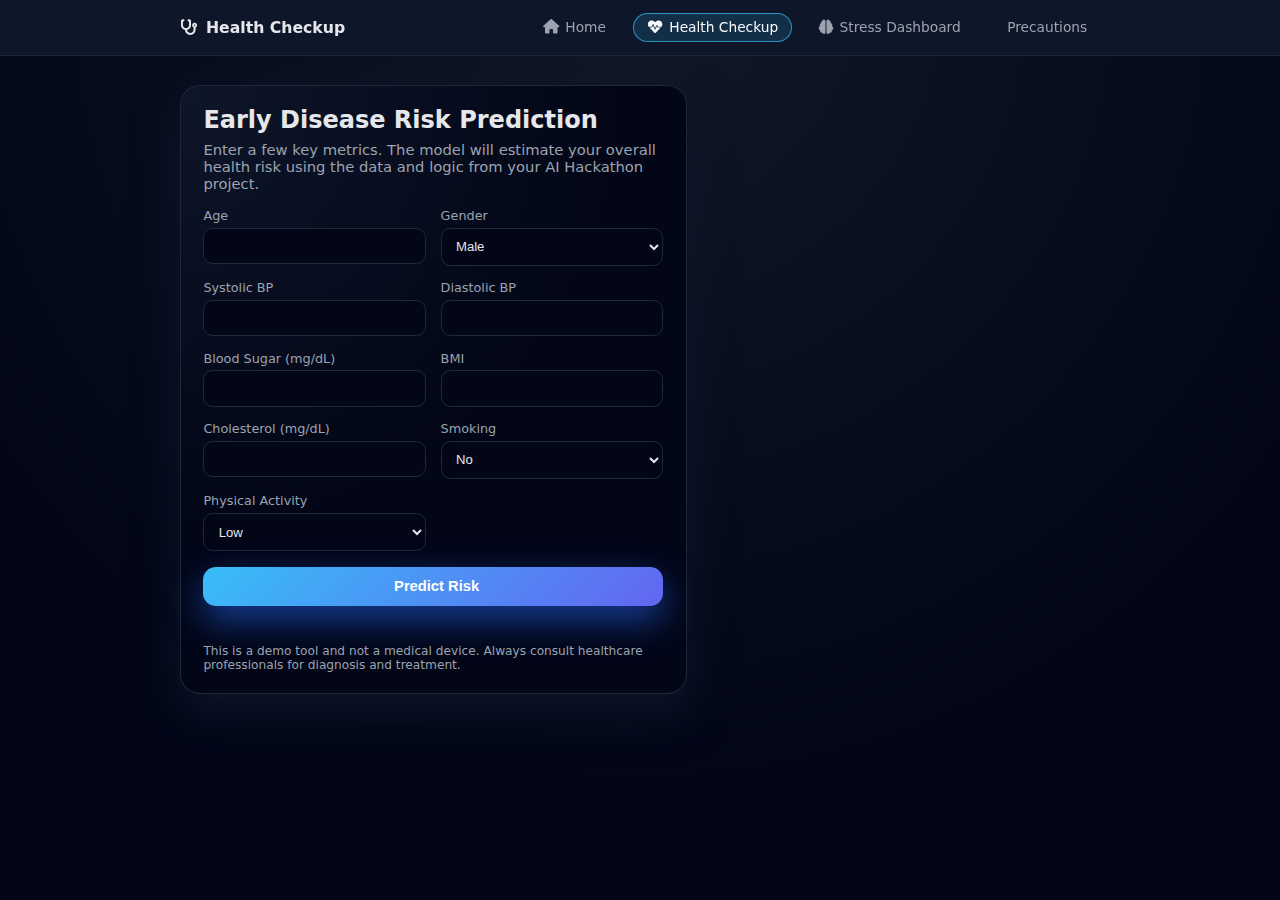
<file: frontend/health_check.html>
<!DOCTYPE html>
<html lang="en">
<head>
    <meta charset="UTF-8" />
    <meta name="viewport" content="width=device-width, initial-scale=1.0" />
    <title>Health Checkup - AI Risk Prediction</title>
    <link href="https://cdnjs.cloudflare.com/ajax/libs/font-awesome/6.0.0/css/all.min.css" rel="stylesheet" />
    <style>
        :root {
            --bg: #0f172a;
            --card: #020617;
            --primary: #38bdf8;
            --text: #e5e7eb;
            --muted: #9ca3af;
            --border: #1f2937;
            --low: #22c55e;
            --medium: #f59e0b;
            --high: #ef4444;
        }

        * { box-sizing: border-box; margin: 0; padding: 0; }

        body {
            font-family: system-ui, -apple-system, BlinkMacSystemFont, "Inter", sans-serif;
            background: radial-gradient(circle at top, #111827, #020617 70%);
            color: var(--text);
            min-height: 100vh;
        }

        .nav {
            position: sticky;
            top: 0;
            z-index: 20;
            backdrop-filter: blur(16px);
            background: rgba(15, 23, 42, 0.95);
            border-bottom: 1px solid rgba(31, 41, 55, 0.9);
        }

        .nav-inner {
            max-width: 960px;
            margin: 0 auto;
            padding: 0.8rem 1.25rem;
            display: flex;
            align-items: center;
            justify-content: space-between;
        }

        .logo {
            display: flex;
            align-items: center;
            gap: 0.5rem;
            font-weight: 600;
            font-size: 0.98rem;
        }

        .logo span {
            color: #e5e7eb;
        }

        .nav-links {
            display: flex;
            gap: 0.9rem;
            font-size: 0.86rem;
        }

        .nav-links a {
            text-decoration: none;
            color: var(--muted);
            padding: 0.35rem 0.8rem;
            border-radius: 999px;
            display: inline-flex;
            align-items: center;
            gap: 0.4rem;
            transition: all 0.16s ease;
        }

        .nav-links a span.icon {
            font-size: 0.9rem;
        }

        .nav-links a:hover {
            color: var(--text);
            background: rgba(31, 41, 55, 0.9);
        }

        .nav-links a.active {
            color: #f9fafb;
            background: rgba(56, 189, 248, 0.15);
            border: 1px solid rgba(56, 189, 248, 0.7);
        }

        main {
            max-width: 960px;
            margin: 0 auto;
            padding: 1.8rem 1.25rem 2.4rem;
        }

        .layout {
            display: grid;
            grid-template-columns: minmax(0, 1.7fr) minmax(0, 1.3fr);
            gap: 1.6rem;
        }

        .card {
            background: radial-gradient(circle at top left, rgba(15, 23, 42, 0.95), #020617 55%);
            border-radius: 1.25rem;
            border: 1px solid rgba(31, 41, 55, 0.95);
            box-shadow: 0 18px 45px rgba(15, 23, 42, 0.9);
            padding: 1.3rem 1.4rem 1.3rem;
        }

        h1 {
            font-size: 1.5rem;
            margin-bottom: 0.4rem;
        }

        .subtitle {
            font-size: 0.92rem;
            color: var(--muted);
            margin-bottom: 1rem;
        }

        .grid {
            display: grid;
            gap: 0.9rem;
            grid-template-columns: repeat(auto-fit, minmax(180px, 1fr));
        }

        label {
            font-size: 0.8rem;
            color: var(--muted);
            display: flex;
            flex-direction: column;
            gap: 0.3rem;
        }

        input, select {
            font-size: 0.82rem;
            padding: 0.6rem 0.65rem;
            border-radius: 0.6rem;
            border: 1px solid #1f2937;
            background: #020617;
            color: var(--text);
        }

        input:focus, select:focus {
            outline: none;
            border-color: rgba(56, 189, 248, 0.8);
            box-shadow: 0 0 0 1px rgba(56, 189, 248, 0.5);
        }

        button {
            margin-top: 1rem;
            width: 100%;
            padding: 0.7rem 0.9rem;
            border-radius: 0.8rem;
            border: none;
            background: linear-gradient(135deg, #38bdf8, #6366f1);
            color: white;
            font-weight: 600;
            font-size: 0.92rem;
            cursor: pointer;
            display: inline-flex;
            align-items: center;
            justify-content: center;
            gap: 0.4rem;
            box-shadow: 0 14px 35px rgba(37, 99, 235, 0.6);
            transition: all 0.16s ease;
        }

        button:hover {
            transform: translateY(-1px);
            box-shadow: 0 18px 40px rgba(37, 99, 235, 0.8);
        }

        button:disabled {
            opacity: 0.6;
            cursor: wait;
            box-shadow: none;
        }

        .status {
            font-size: 0.8rem;
            color: var(--muted);
            margin-top: 0.5rem;
            min-height: 1rem;
        }

        .result-heading {
            display: flex;
            align-items: center;
            justify-content: space-between;
            margin-bottom: 0.75rem;
        }

        .badge {
            padding: 0.25rem 0.6rem;
            border-radius: 999px;
            font-size: 0.78rem;
            font-weight: 600;
            display: inline-flex;
            align-items: center;
            gap: 0.35rem;
        }

        .badge span.dot {
            width: 7px;
            height: 7px;
            border-radius: 999px;
            background: currentColor;
        }

        .badge.low { background: rgba(34, 197, 94, 0.1); color: #4ade80; border: 1px solid rgba(34, 197, 94, 0.7); }
        .badge.medium { background: rgba(245, 158, 11, 0.1); color: #facc15; border: 1px solid rgba(245, 158, 11, 0.7); }
        .badge.high { background: rgba(239, 68, 68, 0.1); color: #fca5a5; border: 1px solid rgba(239, 68, 68, 0.7); }

        .risk-label {
            font-size: 1.1rem;
            font-weight: 600;
        }

        .explanation {
            font-size: 0.9rem;
            color: var(--muted);
            margin-bottom: 0.6rem;
        }

        .recommendations-title {
            font-size: 0.86rem;
            text-transform: uppercase;
            letter-spacing: 0.06em;
            color: var(--muted);
            margin-top: 0.4rem;
            margin-bottom: 0.4rem;
        }

        ul {
            margin-left: 1.1rem;
            font-size: 0.88rem;
            color: #e5e7eb;
        }

        li + li {
            margin-top: 0.25rem;
        }

        .hint {
            font-size: 0.76rem;
            color: var(--muted);
            margin-top: 0.9rem;
        }

        @media (max-width: 840px) {
            .layout {
                grid-template-columns: minmax(0, 1fr);
            }

            main {
                padding-inline: 1rem;
            }

            .nav-inner {
                padding-inline: 1rem;
            }
        }
    </style>
</head>
<body>
    <nav class="nav">
        <div class="nav-inner">
            <div class="logo">
                <i class="fa-solid fa-stethoscope"></i>
                <span>Health Checkup</span>
            </div>
            <div class="nav-links">
                <a href="/">
                    <span class="icon"><i class="fa-solid fa-house"></i></span>
                    <span>Home</span>
                </a>
                <a href="/health" class="active">
                    <span class="icon"><i class="fa-solid fa-heart-pulse"></i></span>
                    <span>Health Checkup</span>
                </a>
                <a href="/stress">
                    <span class="icon"><i class="fa-solid fa-brain"></i></span>
                    <span>Stress Dashboard</span>
                </a>
                <a href="/precautions">
                    <span class="icon"><i class="fa-solid fa-shield-halved"></i></span>
                    <span>Precautions</span>
                </a>
            </div>
        </div>
    </nav>

    <main>
        <div class="layout">
            <section class="card">
                <h1>Early Disease Risk Prediction</h1>
                <p class="subtitle">
                    Enter a few key metrics. The model will estimate your overall health risk
                    using the data and logic from your AI Hackathon project.
                </p>
                <form id="health-form">
                    <div class="grid">
                        <label>Age
                            <input type="number" name="age" min="1" max="120" step="1" required />
                        </label>
                        <label>Gender
                            <select name="gender" required>
                                <option>Male</option>
                                <option>Female</option>
                            </select>
                        </label>
                        <label>Systolic BP
                            <input type="number" name="systolic_bp" min="80" max="200" step="1" required />
                        </label>
                        <label>Diastolic BP
                            <input type="number" name="diastolic_bp" min="50" max="140" step="1" required />
                        </label>
                        <label>Blood Sugar (mg/dL)
                            <input type="number" name="blood_sugar" min="60" max="300" step="1" required />
                        </label>
                        <label>BMI
                            <input type="number" name="bmi" min="10" max="60" step="0.1" required />
                        </label>
                        <label>Cholesterol (mg/dL)
                            <input type="number" name="cholesterol" min="100" max="400" step="1" required />
                        </label>
                        <label>Smoking
                            <select name="smoking" required>
                                <option>No</option>
                                <option>Yes</option>
                            </select>
                        </label>
                        <label>Physical Activity
                            <select name="activity_level" required>
                                <option>Low</option>
                                <option>Moderate</option>
                                <option>High</option>
                            </select>
                        </label>
                    </div>
                    <button type="submit">
                        <span class="icon"><i class="fa-solid fa-magnifying-glass-chart"></i></span>
                        <span>Predict Risk</span>
                    </button>
                    <div id="status" class="status"></div>
                </form>
                <p class="hint">
                    This is a demo tool and not a medical device. Always consult healthcare
                    professionals for diagnosis and treatment.
                </p>
            </section>

            <section class="card" id="result-card" style="display:none;">
                <div class="result-heading">
                    <div class="risk-label" id="risk-label">Risk: —</div>
                    <div class="badge" id="risk-badge">
                        <span class="dot"></span>
                        <span>Waiting</span>
                    </div>
                </div>
                <p class="explanation" id="explanation"></p>
                <div>
                    <div class="recommendations-title">Recommendations</div>
                    <ul id="recommendations"></ul>
                </div>
            </section>
        </div>
    </main>

    <script>
        const form = document.getElementById("health-form");
        const statusEl = document.getElementById("status");
        const resultCard = document.getElementById("result-card");
        const riskLabel = document.getElementById("risk-label");
        const riskBadge = document.getElementById("risk-badge");
        const explanationEl = document.getElementById("explanation");
        const recommendationsEl = document.getElementById("recommendations");

        function setBadge(risk) {
            riskBadge.className = "badge";
            let label = "Unknown";
            if (!risk) {
                riskBadge.innerHTML = '<span class="dot"></span><span>Unknown</span>';
                return;
            }
            const normalized = String(risk).toLowerCase();
            if (normalized === "low") {
                riskBadge.classList.add("low");
                label = "Low risk";
            } else if (normalized === "medium") {
                riskBadge.classList.add("medium");
                label = "Medium risk";
            } else if (normalized === "high") {
                riskBadge.classList.add("high");
                label = "High risk";
            }
            riskBadge.innerHTML = '<span class="dot"></span><span>' + label + "</span>";
        }

        form.addEventListener("submit", async (e) => {
            e.preventDefault();
            statusEl.textContent = "Predicting risk…";
            resultCard.style.display = "none";

            const formData = new FormData(form);
            const payload = {
                age: Number(formData.get("age")),
                gender: formData.get("gender"),
                systolic_bp: Number(formData.get("systolic_bp")),
                diastolic_bp: Number(formData.get("diastolic_bp")),
                blood_sugar: Number(formData.get("blood_sugar")),
                bmi: Number(formData.get("bmi")),
                cholesterol: Number(formData.get("cholesterol")),
                smoking: formData.get("smoking"),
                activity_level: formData.get("activity_level"),
            };

            const button = form.querySelector("button[type=submit]");
            button.disabled = true;

            try {
                const res = await fetch("/api/health/predict", {
                    method: "POST",
                    headers: {
                        "Content-Type": "application/json",
                    },
                    body: JSON.stringify(payload),
                });

                if (!res.ok) {
                    throw new Error("Server error: " + res.status);
                }
                const data = await res.json();
                statusEl.textContent = "";

                riskLabel.textContent = "Predicted Risk: " + (data.risk || "Unknown");
                setBadge(data.risk);
                explanationEl.textContent = data.explanation || "";

                recommendationsEl.innerHTML = "";
                (data.recommendations || []).forEach((item) => {
                    const li = document.createElement("li");
                    li.textContent = item;
                    recommendationsEl.appendChild(li);
                });

                resultCard.style.display = "block";
            } catch (err) {
                console.error(err);
                statusEl.textContent = "Something went wrong. Please check your values and try again.";
            } finally {
                button.disabled = false;
            }
        });
    </script>
</body>
</html>
</file>
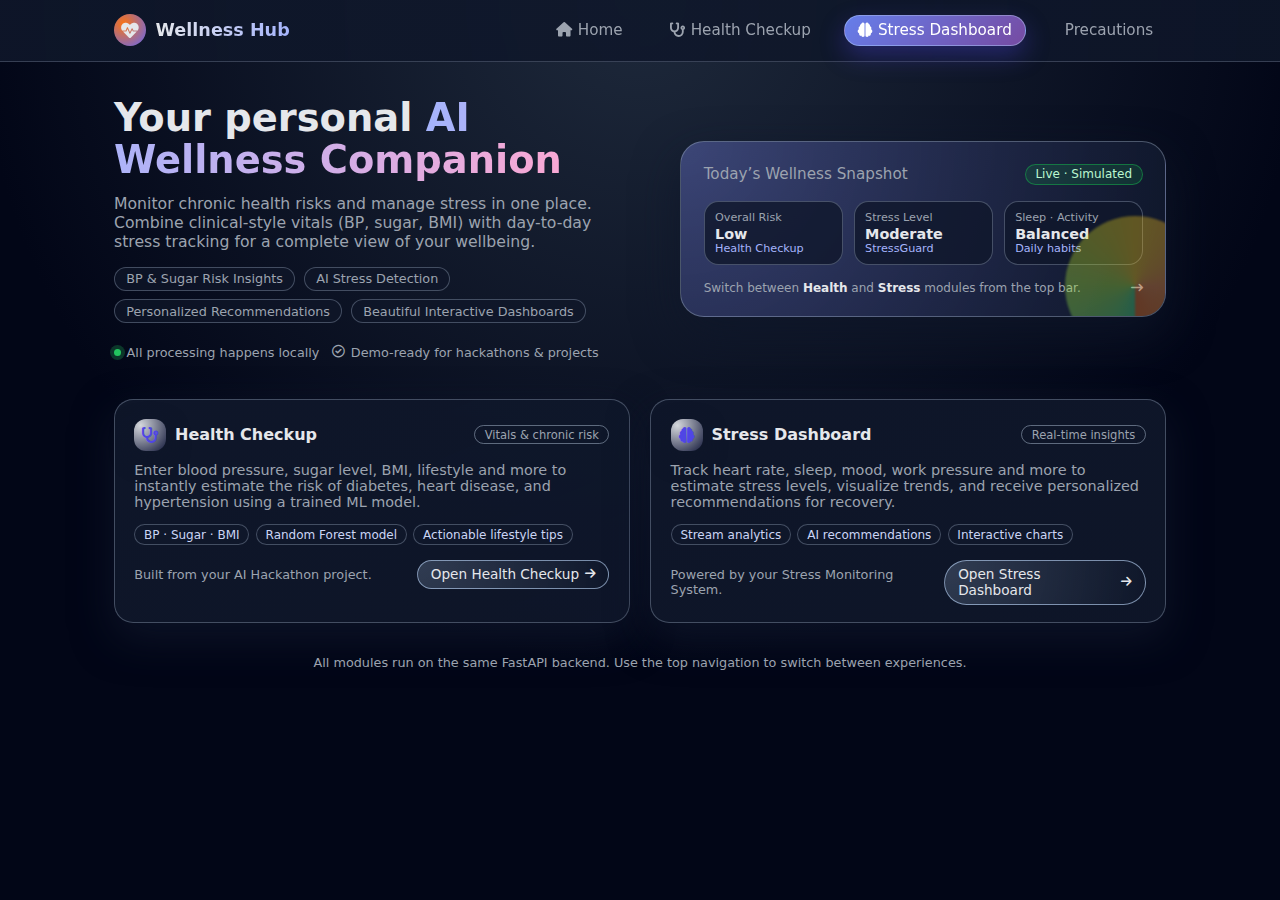
<file: frontend/home.html>
<!DOCTYPE html>
<html lang="en">
<head>
    <meta charset="UTF-8" />
    <meta name="viewport" content="width=device-width, initial-scale=1.0" />
    <title>Wellness Hub - Health & Stress Monitoring</title>
    <link href="https://cdnjs.cloudflare.com/ajax/libs/font-awesome/6.0.0/css/all.min.css" rel="stylesheet" />
    <style>
        * {
            margin: 0;
            padding: 0;
            box-sizing: border-box;
        }

        :root {
            --primary: #667eea;
            --secondary: #764ba2;
            --accent: #f093fb;
            --bg: #0f172a;
            --card: #0b1220;
            --card-soft: #111827;
            --text: #e5e7eb;
            --muted: #9ca3af;
            --border: rgba(148, 163, 184, 0.3);
            --success: #22c55e;
            --danger: #ef4444;
        }

        body {
            font-family: system-ui, -apple-system, BlinkMacSystemFont, "Inter", sans-serif;
            background: radial-gradient(circle at top, #1e293b, #020617 60%);
            color: var(--text);
            min-height: 100vh;
        }

        .nav {
            position: sticky;
            top: 0;
            z-index: 20;
            backdrop-filter: blur(16px);
            background: linear-gradient(to right, rgba(15, 23, 42, 0.9), rgba(15, 23, 42, 0.85));
            border-bottom: 1px solid var(--border);
        }

        .nav-inner {
            max-width: 1100px;
            margin: 0 auto;
            display: flex;
            align-items: center;
            justify-content: space-between;
            padding: 0.9rem 1.5rem;
        }

        .logo {
            display: flex;
            align-items: center;
            gap: 0.6rem;
            font-weight: 700;
            font-size: 1.1rem;
        }

        .logo-icon {
            width: 32px;
            height: 32px;
            border-radius: 999px;
            background: radial-gradient(circle at 30% 30%, #f97316, #6366f1);
            display: flex;
            align-items: center;
            justify-content: center;
            font-size: 1.1rem;
        }

        .logo span {
            background: linear-gradient(to right, #e5e7eb, #a5b4fc);
            -webkit-background-clip: text;
            color: transparent;
        }

        .nav-links {
            display: flex;
            gap: 1.3rem;
            align-items: center;
        }

        .nav-links a {
            color: var(--muted);
            text-decoration: none;
            font-size: 0.95rem;
            display: flex;
            align-items: center;
            gap: 0.35rem;
            padding: 0.35rem 0.8rem;
            border-radius: 999px;
            transition: all 0.2s ease;
        }

        .nav-links a span.icon {
            font-size: 0.9rem;
        }

        .nav-links a:hover {
            color: var(--text);
            background: rgba(148, 163, 184, 0.16);
        }

        .nav-links a.primary {
            background: linear-gradient(135deg, var(--primary), var(--secondary));
            color: white;
            border: 1px solid rgba(191, 219, 254, 0.4);
            box-shadow: 0 10px 25px rgba(79, 70, 229, 0.35);
        }

        .nav-links a.primary:hover {
            transform: translateY(-1px);
            box-shadow: 0 12px 32px rgba(79, 70, 229, 0.5);
        }

        main {
            max-width: 1100px;
            margin: 0 auto;
            padding: 2.2rem 1.5rem 3rem;
        }

        .hero {
            display: grid;
            grid-template-columns: minmax(0, 2.2fr) minmax(0, 2fr);
            gap: 2rem;
            align-items: center;
            margin-bottom: 2.4rem;
        }

        .hero-title {
            font-size: clamp(2.1rem, 3vw, 2.7rem);
            font-weight: 800;
            line-height: 1.1;
            margin-bottom: 0.8rem;
        }

        .hero-title span.accent {
            background: linear-gradient(to right, #a5b4fc, #f9a8d4);
            -webkit-background-clip: text;
            color: transparent;
        }

        .hero-subtitle {
            color: var(--muted);
            font-size: 0.98rem;
            max-width: 32rem;
        }

        .hero-pills {
            display: flex;
            flex-wrap: wrap;
            gap: 0.55rem;
            margin-top: 1rem;
        }

        .hero-pill {
            font-size: 0.8rem;
            padding: 0.2rem 0.7rem;
            border-radius: 999px;
            border: 1px solid rgba(148, 163, 184, 0.4);
            color: var(--muted);
            background: rgba(15, 23, 42, 0.7);
        }

        .hero-badges {
            display: flex;
            gap: 0.8rem;
            margin-top: 1.4rem;
            font-size: 0.8rem;
            color: var(--muted);
        }

        .hero-badges span {
            display: inline-flex;
            align-items: center;
            gap: 0.35rem;
        }

        .hero-badges .dot {
            width: 7px;
            height: 7px;
            border-radius: 999px;
            background: #22c55e;
            box-shadow: 0 0 0 4px rgba(34, 197, 94, 0.25);
        }

        .hero-card {
            background: radial-gradient(circle at top left, rgba(129, 140, 248, 0.35), rgba(15, 23, 42, 0.95));
            border-radius: 1.5rem;
            border: 1px solid rgba(148, 163, 184, 0.45);
            box-shadow: 0 18px 45px rgba(15, 23, 42, 0.75);
            padding: 1.4rem 1.4rem 1.3rem;
            position: relative;
            overflow: hidden;
        }

        .hero-card-header {
            display: flex;
            justify-content: space-between;
            align-items: center;
            margin-bottom: 1rem;
        }

        .hero-card-title {
            font-size: 0.95rem;
            color: var(--muted);
        }

        .hero-card-chip {
            font-size: 0.75rem;
            padding: 0.15rem 0.6rem;
            border-radius: 999px;
            background: rgba(22, 163, 74, 0.18);
            color: #bbf7d0;
            border: 1px solid rgba(22, 163, 74, 0.6);
        }

        .hero-card-metrics {
            display: grid;
            grid-template-columns: repeat(3, minmax(0, 1fr));
            gap: 0.7rem;
            margin-bottom: 1rem;
        }

        .metric {
            background: rgba(15, 23, 42, 0.8);
            border-radius: 0.9rem;
            padding: 0.55rem 0.65rem;
            border: 1px solid rgba(148, 163, 184, 0.4);
        }

        .metric-label {
            font-size: 0.7rem;
            color: var(--muted);
            margin-bottom: 0.15rem;
        }

        .metric-value {
            font-size: 0.9rem;
            font-weight: 600;
        }

        .metric-tag {
            font-size: 0.7rem;
            color: #a5b4fc;
        }

        .hero-card-footer {
            display: flex;
            justify-content: space-between;
            align-items: center;
            font-size: 0.75rem;
            color: var(--muted);
        }

        .hero-card-footer strong {
            color: #e5e7eb;
        }

        .hero-card-ring {
            position: absolute;
            right: -40px;
            bottom: -40px;
            width: 140px;
            height: 140px;
            border-radius: 999px;
            background: conic-gradient(from 180deg, #4ade80, #a3e635, #facc15, #fb923c, #f97316);
            opacity: 0.35;
            filter: blur(1px);
        }

        .module-grid {
            display: grid;
            grid-template-columns: repeat(auto-fit, minmax(260px, 1fr));
            gap: 1.3rem;
        }

        .card {
            background: linear-gradient(to bottom right, rgba(15, 23, 42, 0.96), rgba(15, 23, 42, 0.92));
            border-radius: 1.2rem;
            border: 1px solid rgba(148, 163, 184, 0.4);
            padding: 1.2rem 1.2rem 1.1rem;
            box-shadow: 0 16px 40px rgba(15, 23, 42, 0.8);
        }

        .card-header {
            display: flex;
            align-items: center;
            justify-content: space-between;
            margin-bottom: 0.7rem;
        }

        .card-title {
            display: flex;
            align-items: center;
            gap: 0.55rem;
            font-size: 1rem;
            font-weight: 600;
        }

        .card-title span.icon {
            width: 32px;
            height: 32px;
            border-radius: 0.75rem;
            display: inline-flex;
            align-items: center;
            justify-content: center;
            background: radial-gradient(circle at 20% 20%, rgba(248, 250, 252, 0.85), rgba(79, 70, 229, 0.1));
            color: #4f46e5;
            box-shadow: 0 8px 22px rgba(15, 23, 42, 0.75);
        }

        .card-chip {
            font-size: 0.72rem;
            padding: 0.1rem 0.6rem;
            border-radius: 999px;
            border: 1px solid rgba(148, 163, 184, 0.6);
            color: var(--muted);
        }

        .card-body {
            font-size: 0.9rem;
            color: var(--muted);
            margin-bottom: 0.9rem;
        }

        .card-tags {
            display: flex;
            flex-wrap: wrap;
            gap: 0.4rem;
            margin-bottom: 0.9rem;
        }

        .card-tag {
            font-size: 0.75rem;
            padding: 0.15rem 0.55rem;
            border-radius: 999px;
            background: rgba(15, 23, 42, 0.9);
            border: 1px solid rgba(148, 163, 184, 0.4);
            color: #cbd5f5;
        }

        .card-footer {
            display: flex;
            justify-content: space-between;
            align-items: center;
            font-size: 0.8rem;
            color: var(--muted);
        }

        .card-footer a {
            text-decoration: none;
            font-size: 0.85rem;
            padding: 0.35rem 0.8rem;
            border-radius: 999px;
            border: 1px solid rgba(191, 219, 254, 0.6);
            background: radial-gradient(circle at top left, rgba(191, 219, 254, 0.2), rgba(15, 23, 42, 0.95));
            color: #e5e7eb;
            display: inline-flex;
            align-items: center;
            gap: 0.35rem;
            transition: all 0.18s ease;
        }

        .card-footer a:hover {
            transform: translateY(-1px);
            box-shadow: 0 10px 24px rgba(15, 23, 42, 0.7);
        }

        .card-footer a span.chevron {
            font-size: 0.75rem;
        }

        .footer {
            margin-top: 2rem;
            font-size: 0.8rem;
            color: var(--muted);
            text-align: center;
        }

        @media (max-width: 800px) {
            .hero {
                grid-template-columns: minmax(0, 1fr);
            }

            .hero-card {
                order: -1;
            }

            .nav-inner {
                padding-inline: 1rem;
            }

            main {
                padding-inline: 1rem;
            }
        }
    </style>
</head>
<body>
    <nav class="nav">
        <div class="nav-inner">
            <div class="logo">
                <div class="logo-icon">
                    <i class="fa-solid fa-heart-pulse"></i>
                </div>
                <span>Wellness Hub</span>
            </div>
            <div class="nav-links">
                <a href="/" aria-current="page">
                    <span class="icon"><i class="fa-solid fa-house"></i></span>
                    <span>Home</span>
                </a>
                <a href="/health">
                    <span class="icon"><i class="fa-solid fa-stethoscope"></i></span>
                    <span>Health Checkup</span>
                </a>
                <a href="/stress" class="primary">
                    <span class="icon"><i class="fa-solid fa-brain"></i></span>
                    <span>Stress Dashboard</span>
                </a>
                <a href="/precautions">
                    <span class="icon"><i class="fa-solid fa-shield-halved"></i></span>
                    <span>Precautions</span>
                </a>
            </div>
        </div>
    </nav>

    <main>
        <section class="hero">
            <div>
                <h1 class="hero-title">
                    Your personal <span class="accent">AI Wellness Companion</span>
                </h1>
                <p class="hero-subtitle">
                    Monitor chronic health risks and manage stress in one place. Combine clinical-style vitals
                    (BP, sugar, BMI) with day-to-day stress tracking for a complete view of your wellbeing.
                </p>
                <div class="hero-pills">
                    <span class="hero-pill">BP &amp; Sugar Risk Insights</span>
                    <span class="hero-pill">AI Stress Detection</span>
                    <span class="hero-pill">Personalized Recommendations</span>
                    <span class="hero-pill">Beautiful Interactive Dashboards</span>
                </div>
                <div class="hero-badges">
                    <span><span class="dot"></span> All processing happens locally</span>
                    <span><i class="fa-regular fa-circle-check"></i> Demo-ready for hackathons &amp; projects</span>
                </div>
            </div>
            <div class="hero-card">
                <div class="hero-card-header">
                    <div>
                        <div class="hero-card-title">Today’s Wellness Snapshot</div>
                    </div>
                    <span class="hero-card-chip">Live · Simulated</span>
                </div>
                <div class="hero-card-metrics">
                    <div class="metric">
                        <div class="metric-label">Overall Risk</div>
                        <div class="metric-value">Low</div>
                        <div class="metric-tag">Health Checkup</div>
                    </div>
                    <div class="metric">
                        <div class="metric-label">Stress Level</div>
                        <div class="metric-value">Moderate</div>
                        <div class="metric-tag">StressGuard</div>
                    </div>
                    <div class="metric">
                        <div class="metric-label">Sleep · Activity</div>
                        <div class="metric-value">Balanced</div>
                        <div class="metric-tag">Daily habits</div>
                    </div>
                </div>
                <div class="hero-card-footer">
                    <span>Switch between <strong>Health</strong> and <strong>Stress</strong> modules from the top bar.</span>
                    <span><i class="fa-solid fa-arrow-right-long"></i></span>
                </div>
                <div class="hero-card-ring"></div>
            </div>
        </section>

        <section class="module-grid">
            <article class="card">
                <div class="card-header">
                    <div class="card-title">
                        <span class="icon"><i class="fa-solid fa-stethoscope"></i></span>
                        <span>Health Checkup</span>
                    </div>
                    <span class="card-chip">Vitals &amp; chronic risk</span>
                </div>
                <p class="card-body">
                    Enter blood pressure, sugar level, BMI, lifestyle and more to instantly estimate the risk
                    of diabetes, heart disease, and hypertension using a trained ML model.
                </p>
                <div class="card-tags">
                    <span class="card-tag">BP · Sugar · BMI</span>
                    <span class="card-tag">Random Forest model</span>
                    <span class="card-tag">Actionable lifestyle tips</span>
                </div>
                <div class="card-footer">
                    <span>Built from your AI Hackathon project.</span>
                    <a href="/health">
                        Open Health Checkup
                        <span class="chevron"><i class="fa-solid fa-arrow-right"></i></span>
                    </a>
                </div>
            </article>

            <article class="card">
                <div class="card-header">
                    <div class="card-title">
                        <span class="icon"><i class="fa-solid fa-brain"></i></span>
                        <span>Stress Dashboard</span>
                    </div>
                    <span class="card-chip">Real-time insights</span>
                </div>
                <p class="card-body">
                    Track heart rate, sleep, mood, work pressure and more to estimate stress levels, visualize
                    trends, and receive personalized recommendations for recovery.
                </p>
                <div class="card-tags">
                    <span class="card-tag">Stream analytics</span>
                    <span class="card-tag">AI recommendations</span>
                    <span class="card-tag">Interactive charts</span>
                </div>
                <div class="card-footer">
                    <span>Powered by your Stress Monitoring System.</span>
                    <a href="/stress">
                        Open Stress Dashboard
                        <span class="chevron"><i class="fa-solid fa-arrow-right"></i></span>
                    </a>
                </div>
            </article>
        </section>

        <p class="footer">
            All modules run on the same FastAPI backend. Use the top navigation to switch between experiences.
        </p>
    </main>
</body>
</html>
</file>
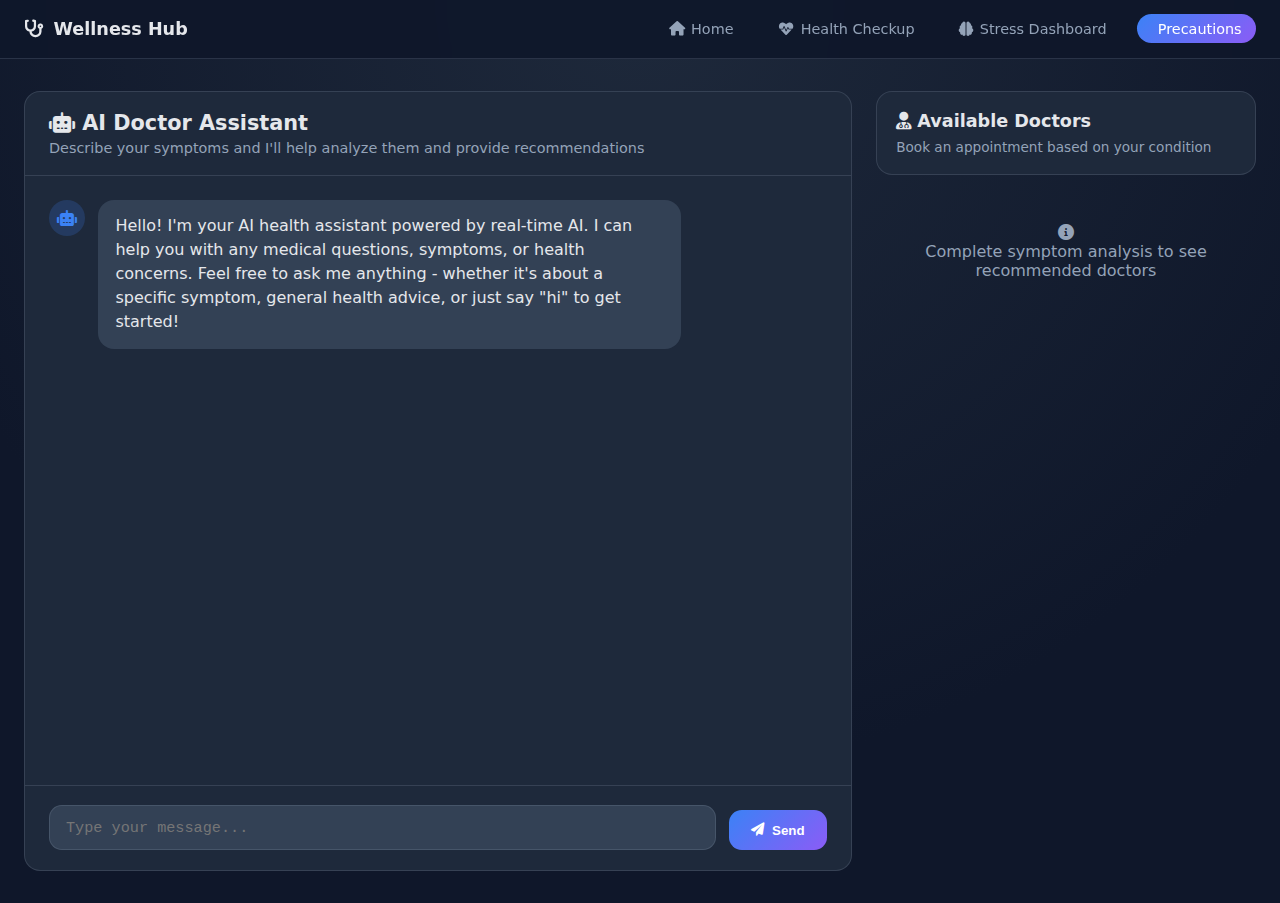
<file: frontend/precautions.html>
<!DOCTYPE html>
<html lang="en">
<head>
    <meta charset="UTF-8" />
    <meta name="viewport" content="width=device-width, initial-scale=1.0" />
    <title>AI Doctor - Precautions & Symptom Analysis</title>
    <link href="https://cdnjs.cloudflare.com/ajax/libs/font-awesome/6.0.0/css/all.min.css" rel="stylesheet" />
    <style>
        :root {
            --bg: #0f172a;
            --card: #1e293b;
            --card-light: #334155;
            --primary: #3b82f6;
            --secondary: #8b5cf6;
            --success: #22c55e;
            --warning: #f59e0b;
            --danger: #ef4444;
            --text: #e5e7eb;
            --muted: #94a3b8;
            --border: rgba(148, 163, 184, 0.2);
        }

        * {
            margin: 0;
            padding: 0;
            box-sizing: border-box;
        }

        body {
            font-family: system-ui, -apple-system, BlinkMacSystemFont, "Inter", sans-serif;
            background: radial-gradient(circle at top, #1e293b, #0f172a 70%);
            color: var(--text);
            min-height: 100vh;
        }

        .nav {
            position: sticky;
            top: 0;
            z-index: 20;
            backdrop-filter: blur(16px);
            background: rgba(15, 23, 42, 0.95);
            border-bottom: 1px solid var(--border);
        }

        .nav-inner {
            max-width: 1400px;
            margin: 0 auto;
            padding: 0.9rem 1.5rem;
            display: flex;
            align-items: center;
            justify-content: space-between;
        }

        .logo {
            display: flex;
            align-items: center;
            gap: 0.6rem;
            font-weight: 700;
            font-size: 1.1rem;
        }

        .logo span {
            color: var(--text);
        }

        .nav-links {
            display: flex;
            gap: 1rem;
            font-size: 0.9rem;
        }

        .nav-links a {
            text-decoration: none;
            color: var(--muted);
            padding: 0.4rem 0.9rem;
            border-radius: 999px;
            display: inline-flex;
            align-items: center;
            gap: 0.4rem;
            transition: all 0.2s ease;
        }

        .nav-links a:hover {
            color: var(--text);
            background: rgba(148, 163, 184, 0.1);
        }

        .nav-links a.active {
            background: linear-gradient(135deg, var(--primary), var(--secondary));
            color: white;
        }

        main {
            max-width: 1400px;
            margin: 0 auto;
            padding: 2rem 1.5rem;
            display: grid;
            grid-template-columns: 1fr 380px;
            gap: 1.5rem;
        }

        .chat-section {
            display: flex;
            flex-direction: column;
            height: calc(100vh - 120px);
        }

        .chat-header {
            background: var(--card);
            border-radius: 1rem 1rem 0 0;
            padding: 1.2rem 1.5rem;
            border: 1px solid var(--border);
            border-bottom: none;
        }

        .chat-header h1 {
            font-size: 1.3rem;
            margin-bottom: 0.3rem;
        }

        .chat-header p {
            color: var(--muted);
            font-size: 0.9rem;
        }

        .chat-messages {
            flex: 1;
            overflow-y: auto;
            background: var(--card);
            border: 1px solid var(--border);
            padding: 1.5rem;
            display: flex;
            flex-direction: column;
            gap: 1rem;
        }

        .message {
            display: flex;
            gap: 0.8rem;
            animation: fadeIn 0.3s ease;
        }

        @keyframes fadeIn {
            from { opacity: 0; transform: translateY(10px); }
            to { opacity: 1; transform: translateY(0); }
        }

        .message.user {
            flex-direction: row-reverse;
        }

        .message-avatar {
            width: 36px;
            height: 36px;
            border-radius: 999px;
            display: flex;
            align-items: center;
            justify-content: center;
            font-size: 1rem;
            flex-shrink: 0;
        }

        .message.user .message-avatar {
            background: linear-gradient(135deg, var(--primary), var(--secondary));
            color: white;
        }

        .message.assistant .message-avatar {
            background: rgba(59, 130, 246, 0.2);
            color: var(--primary);
        }

        .message-content {
            flex: 1;
            background: var(--card-light);
            padding: 0.9rem 1.1rem;
            border-radius: 1rem;
            max-width: 75%;
            line-height: 1.5;
        }

        .message.user .message-content {
            background: linear-gradient(135deg, rgba(59, 130, 246, 0.2), rgba(139, 92, 246, 0.2));
            border: 1px solid rgba(59, 130, 246, 0.3);
        }

        .chat-input-area {
            background: var(--card);
            border-radius: 0 0 1rem 1rem;
            padding: 1.2rem 1.5rem;
            border: 1px solid var(--border);
            border-top: none;
        }

        .chat-input-wrapper {
            display: flex;
            gap: 0.8rem;
            align-items: flex-end;
        }

        .chat-input {
            flex: 1;
            background: var(--card-light);
            border: 1px solid var(--border);
            border-radius: 0.8rem;
            padding: 0.8rem 1rem;
            color: var(--text);
            font-size: 0.95rem;
            resize: none;
            min-height: 44px;
            max-height: 120px;
        }

        .chat-input:focus {
            outline: none;
            border-color: var(--primary);
        }

        .send-btn {
            background: linear-gradient(135deg, var(--primary), var(--secondary));
            border: none;
            border-radius: 0.8rem;
            padding: 0.8rem 1.4rem;
            color: white;
            font-weight: 600;
            cursor: pointer;
            transition: all 0.2s ease;
            display: flex;
            align-items: center;
            gap: 0.5rem;
        }

        .send-btn:hover {
            transform: translateY(-1px);
            box-shadow: 0 8px 20px rgba(59, 130, 246, 0.4);
        }

        .send-btn:disabled {
            opacity: 0.6;
            cursor: not-allowed;
        }

        .analysis-section {
            background: var(--card);
            border: 1px solid var(--border);
            border-radius: 1rem;
            padding: 1.5rem;
            margin-top: 1rem;
            display: none;
        }

        .analysis-section.show {
            display: block;
            animation: slideDown 0.4s ease;
        }

        @keyframes slideDown {
            from { opacity: 0; transform: translateY(-10px); }
            to { opacity: 1; transform: translateY(0); }
        }

        .analysis-title {
            font-size: 1.2rem;
            margin-bottom: 1rem;
            display: flex;
            align-items: center;
            gap: 0.5rem;
        }

        .analysis-item {
            margin-bottom: 1.2rem;
        }

        .analysis-item h3 {
            font-size: 0.95rem;
            color: var(--muted);
            margin-bottom: 0.6rem;
            text-transform: uppercase;
            letter-spacing: 0.05em;
        }

        .analysis-item ul, .analysis-item ol {
            margin-left: 1.2rem;
            line-height: 1.8;
        }

        .analysis-item li {
            margin-bottom: 0.4rem;
            color: var(--text);
        }

        .doctors-sidebar {
            display: flex;
            flex-direction: column;
            gap: 1rem;
            max-height: calc(100vh - 120px);
            overflow-y: auto;
        }

        .doctors-header {
            background: var(--card);
            border: 1px solid var(--border);
            border-radius: 1rem;
            padding: 1.2rem;
        }

        .doctors-header h2 {
            font-size: 1.1rem;
            margin-bottom: 0.5rem;
        }

        .doctors-header p {
            color: var(--muted);
            font-size: 0.85rem;
        }

        .doctor-card {
            background: var(--card);
            border: 1px solid var(--border);
            border-radius: 1rem;
            padding: 1.2rem;
            transition: all 0.2s ease;
        }

        .doctor-card:hover {
            border-color: var(--primary);
            transform: translateY(-2px);
        }

        .doctor-header {
            display: flex;
            justify-content: space-between;
            align-items: start;
            margin-bottom: 0.8rem;
        }

        .doctor-name {
            font-weight: 600;
            font-size: 1rem;
        }

        .doctor-rating {
            display: flex;
            align-items: center;
            gap: 0.3rem;
            color: var(--warning);
            font-size: 0.85rem;
        }

        .doctor-specialty {
            color: var(--muted);
            font-size: 0.85rem;
            margin-bottom: 0.5rem;
        }

        .doctor-info {
            font-size: 0.8rem;
            color: var(--muted);
            margin-bottom: 0.8rem;
        }

        .book-btn {
            width: 100%;
            background: linear-gradient(135deg, var(--primary), var(--secondary));
            border: none;
            border-radius: 0.6rem;
            padding: 0.6rem;
            color: white;
            font-weight: 600;
            cursor: pointer;
            transition: all 0.2s ease;
        }

        .book-btn:hover {
            transform: translateY(-1px);
            box-shadow: 0 4px 12px rgba(59, 130, 246, 0.4);
        }

        .appointment-modal {
            display: none;
            position: fixed;
            top: 0;
            left: 0;
            right: 0;
            bottom: 0;
            background: rgba(0, 0, 0, 0.7);
            backdrop-filter: blur(4px);
            z-index: 1000;
            align-items: center;
            justify-content: center;
        }

        .appointment-modal.show {
            display: flex;
        }

        .modal-content {
            background: var(--card);
            border-radius: 1.5rem;
            padding: 2rem;
            max-width: 500px;
            width: 90%;
            max-height: 90vh;
            overflow-y: auto;
            border: 1px solid var(--border);
        }

        .modal-header {
            display: flex;
            justify-content: space-between;
            align-items: center;
            margin-bottom: 1.5rem;
        }

        .modal-header h2 {
            font-size: 1.3rem;
        }

        .close-btn {
            background: none;
            border: none;
            color: var(--muted);
            font-size: 1.5rem;
            cursor: pointer;
            padding: 0.3rem 0.6rem;
        }

        .form-group {
            margin-bottom: 1.2rem;
        }

        .form-group label {
            display: block;
            margin-bottom: 0.5rem;
            font-size: 0.9rem;
            color: var(--muted);
        }

        .form-group input,
        .form-group select {
            width: 100%;
            background: var(--card-light);
            border: 1px solid var(--border);
            border-radius: 0.6rem;
            padding: 0.7rem;
            color: var(--text);
            font-size: 0.9rem;
        }

        .form-group input:focus,
        .form-group select:focus {
            outline: none;
            border-color: var(--primary);
        }

        .submit-appointment {
            width: 100%;
            background: linear-gradient(135deg, var(--primary), var(--secondary));
            border: none;
            border-radius: 0.8rem;
            padding: 0.9rem;
            color: white;
            font-weight: 600;
            cursor: pointer;
            margin-top: 1rem;
        }

        .no-doctors {
            text-align: center;
            padding: 2rem;
            color: var(--muted);
        }

        @media (max-width: 1024px) {
            main {
                grid-template-columns: 1fr;
            }

            .doctors-sidebar {
                max-height: none;
            }
        }
    </style>
</head>
<body>
    <nav class="nav">
        <div class="nav-inner">
            <div class="logo">
                <i class="fa-solid fa-stethoscope"></i>
                <span>Wellness Hub</span>
            </div>
            <div class="nav-links">
                <a href="/">
                    <span class="icon"><i class="fa-solid fa-house"></i></span>
                    <span>Home</span>
                </a>
                <a href="/health">
                    <span class="icon"><i class="fa-solid fa-heart-pulse"></i></span>
                    <span>Health Checkup</span>
                </a>
                <a href="/stress">
                    <span class="icon"><i class="fa-solid fa-brain"></i></span>
                    <span>Stress Dashboard</span>
                </a>
                <a href="/precautions" class="active">
                    <span class="icon"><i class="fa-solid fa-shield-halved"></i></span>
                    <span>Precautions</span>
                </a>
            </div>
        </div>
    </nav>

    <main>
        <div class="chat-section">
            <div class="chat-header">
                <h1><i class="fa-solid fa-robot"></i> AI Doctor Assistant</h1>
                <p>Describe your symptoms and I'll help analyze them and provide recommendations</p>
            </div>
            <div class="chat-messages" id="chatMessages">
                <div class="message assistant">
                    <div class="message-avatar">
                        <i class="fa-solid fa-robot"></i>
                    </div>
                    <div class="message-content">
                        Hello! I'm your AI health assistant powered by real-time AI. I can help you with any medical questions, symptoms, or health concerns. Feel free to ask me anything - whether it's about a specific symptom, general health advice, or just say "hi" to get started!
                    </div>
                </div>
            </div>
            <div class="chat-input-area">
                <div class="chat-input-wrapper">
                    <textarea class="chat-input" id="chatInput" placeholder="Type your message..." rows="1"></textarea>
                    <button class="send-btn" id="sendBtn">
                        <i class="fa-solid fa-paper-plane"></i>
                        <span>Send</span>
                    </button>
                </div>
            </div>
            <div class="analysis-section" id="analysisSection">
                <div class="analysis-title">
                    <i class="fa-solid fa-clipboard-list"></i>
                    Analysis & Recommendations
                </div>
                <div id="analysisContent"></div>
            </div>
        </div>

        <div class="doctors-sidebar">
            <div class="doctors-header">
                <h2><i class="fa-solid fa-user-doctor"></i> Available Doctors</h2>
                <p>Book an appointment based on your condition</p>
            </div>
            <div id="doctorsList">
                <div class="no-doctors">
                    <i class="fa-solid fa-info-circle"></i>
                    <p>Complete symptom analysis to see recommended doctors</p>
                </div>
            </div>
        </div>
    </main>

    <div class="appointment-modal" id="appointmentModal">
        <div class="modal-content">
            <div class="modal-header">
                <h2>Book Appointment</h2>
                <button class="close-btn" id="closeModal">
                    <i class="fa-solid fa-times"></i>
                </button>
            </div>
            <form id="appointmentForm">
                <div class="form-group">
                    <label>Doctor</label>
                    <input type="text" id="doctorName" readonly>
                </div>
                <div class="form-group">
                    <label>Your Name *</label>
                    <input type="text" id="patientName" required>
                </div>
                <div class="form-group">
                    <label>Email *</label>
                    <input type="email" id="patientEmail" required>
                </div>
                <div class="form-group">
                    <label>Phone *</label>
                    <input type="tel" id="patientPhone" required>
                </div>
                <div class="form-group">
                    <label>Preferred Date *</label>
                    <input type="date" id="preferredDate" required>
                </div>
                <div class="form-group">
                    <label>Preferred Time *</label>
                    <select id="preferredTime" required>
                        <option value="">Select time</option>
                    </select>
                </div>
                <div class="form-group">
                    <label>Reason for Visit</label>
                    <input type="text" id="reason" placeholder="Brief description">
                </div>
                <button type="submit" class="submit-appointment">Book Appointment</button>
            </form>
        </div>
    </div>

    <script>
        let conversationHistory = [];
        let currentSymptom = null;
        let currentDoctor = null;

        const chatMessages = document.getElementById('chatMessages');
        const chatInput = document.getElementById('chatInput');
        const sendBtn = document.getElementById('sendBtn');
        const analysisSection = document.getElementById('analysisSection');
        const analysisContent = document.getElementById('analysisContent');
        const doctorsList = document.getElementById('doctorsList');
        const appointmentModal = document.getElementById('appointmentModal');
        const appointmentForm = document.getElementById('appointmentForm');
        const closeModal = document.getElementById('closeModal');

        // Auto-resize textarea
        chatInput.addEventListener('input', function() {
            this.style.height = 'auto';
            this.style.height = Math.min(this.scrollHeight, 120) + 'px';
        });

        // Send message on Enter (but allow Shift+Enter for new line)
        chatInput.addEventListener('keydown', function(e) {
            if (e.key === 'Enter' && !e.shiftKey) {
                e.preventDefault();
                sendMessage();
            }
        });

        sendBtn.addEventListener('click', sendMessage);

        async function sendMessage() {
            const message = chatInput.value.trim();
            if (!message) return;

            // Add user message to chat
            addMessage('user', message);
            chatInput.value = '';
            chatInput.style.height = 'auto';

            // Disable input while processing
            sendBtn.disabled = true;
            chatInput.disabled = true;

            // Add user message to history
            conversationHistory.push({
                role: 'user',
                content: message
            });

            try {
                const response = await fetch('/api/precautions/chat', {
                    method: 'POST',
                    headers: {
                        'Content-Type': 'application/json'
                    },
                    body: JSON.stringify({
                        message: message,
                        conversation_history: conversationHistory
                    })
                });

                const data = await response.json();

                // Add assistant response to chat
                addMessage('assistant', data.content);

                // Add assistant message to history
                conversationHistory.push({
                    role: 'assistant',
                    content: data.content,
                    question: data.question
                });

                // Update current symptom
                if (data.symptom) {
                    currentSymptom = data.symptom;
                }

                // If analysis is complete, show it
                if (data.analysis) {
                    showAnalysis(data.analysis);
                    loadDoctors(data.symptom);
                } else if (data.symptom && conversationHistory.length >= 3) {
                    // Try to extract dos/don'ts from AI response and show doctors
                    extractAndShowRecommendations(data.content, data.symptom);
                    loadDoctors(data.symptom);
                } else if (data.symptom) {
                    // Load doctors even if no analysis yet
                    loadDoctors(data.symptom);
                }
            } catch (error) {
                console.error('Error:', error);
                addMessage('assistant', 'Sorry, I encountered an error. Please try again.');
            } finally {
                sendBtn.disabled = false;
                chatInput.disabled = false;
                chatInput.focus();
            }
        }

        function addMessage(role, content) {
            const messageDiv = document.createElement('div');
            messageDiv.className = `message ${role}`;
            
            const avatar = document.createElement('div');
            avatar.className = 'message-avatar';
            avatar.innerHTML = role === 'user' 
                ? '<i class="fa-solid fa-user"></i>'
                : '<i class="fa-solid fa-robot"></i>';
            
            const contentDiv = document.createElement('div');
            contentDiv.className = 'message-content';
            contentDiv.textContent = content;
            
            messageDiv.appendChild(avatar);
            messageDiv.appendChild(contentDiv);
            
            chatMessages.appendChild(messageDiv);
            chatMessages.scrollTop = chatMessages.scrollHeight;
        }

        function showAnalysis(analysis) {
            let html = '';

            if (analysis.causes && analysis.causes.length > 0) {
                html += '<div class="analysis-item">';
                html += '<h3><i class="fa-solid fa-lightbulb"></i> Possible Causes</h3>';
                html += '<ol>';
                analysis.causes.forEach(cause => {
                    html += `<li>${cause}</li>`;
                });
                html += '</ol></div>';
            }

            if (analysis.dos && analysis.dos.length > 0) {
                html += '<div class="analysis-item">';
                html += '<h3><i class="fa-solid fa-check-circle"></i> Do\'s</h3>';
                html += '<ul>';
                analysis.dos.forEach(item => {
                    html += `<li>${item}</li>`;
                });
                html += '</ul></div>';
            }

            if (analysis.donts && analysis.donts.length > 0) {
                html += '<div class="analysis-item">';
                html += '<h3><i class="fa-solid fa-times-circle"></i> Don\'ts</h3>';
                html += '<ul>';
                analysis.donts.forEach(item => {
                    html += `<li>${item}</li>`;
                });
                html += '</ul></div>';
            }

            analysisContent.innerHTML = html;
            analysisSection.classList.add('show');
        }

        function extractAndShowRecommendations(aiResponse, symptom) {
            // Extract dos and don'ts from AI response using simple pattern matching
            const response = aiResponse.toLowerCase();
            const dos = [];
            const donts = [];
            
            // Look for common patterns in AI responses
            const doPatterns = [
                /(?:do|should|recommend|suggest|try|take|drink|eat|use|apply|get|rest|stay|keep|maintain|practice|perform|exercise|avoid|prevent).{0,200}?[.!]/gi,
                /(?:make sure|ensure|remember|important to|good to|helpful to).{0,200}?[.!]/gi
            ];
            
            const dontPatterns = [
                /(?:don'?t|avoid|never|shouldn'?t|not recommended|refrain|skip|limit|reduce|minimize).{0,200}?[.!]/gi,
                /(?:warning|caution|be careful|stay away).{0,200}?[.!]/gi
            ];
            
            // Try to extract structured recommendations
            const sentences = aiResponse.split(/[.!?]\s+/);
            sentences.forEach(sentence => {
                const lower = sentence.toLowerCase();
                if (lower.includes('do ') || lower.includes('should ') || lower.includes('try ') || 
                    lower.includes('take ') || lower.includes('drink ') || lower.includes('rest ') ||
                    lower.includes('stay ') || lower.includes('keep ') || lower.includes('apply ')) {
                    if (!lower.includes("don't") && !lower.includes("avoid") && !lower.includes("never")) {
                        dos.push(sentence.trim());
                    }
                }
                if (lower.includes("don't") || lower.includes("avoid") || lower.includes("never") ||
                    lower.includes("shouldn't") || lower.includes("not recommended")) {
                    donts.push(sentence.trim());
                }
            });
            
            // If we found recommendations, show them
            if (dos.length > 0 || donts.length > 0) {
                let html = '';
                if (dos.length > 0) {
                    html += '<div class="analysis-item">';
                    html += '<h3><i class="fa-solid fa-check-circle"></i> Recommendations</h3>';
                    html += '<ul>';
                    dos.slice(0, 5).forEach(item => {
                        html += `<li>${item}</li>`;
                    });
                    html += '</ul></div>';
                }
                if (donts.length > 0) {
                    html += '<div class="analysis-item">';
                    html += '<h3><i class="fa-solid fa-times-circle"></i> Things to Avoid</h3>';
                    html += '<ul>';
                    donts.slice(0, 5).forEach(item => {
                        html += `<li>${item}</li>`;
                    });
                    html += '</ul></div>';
                }
                if (html) {
                    analysisContent.innerHTML = html;
                    analysisSection.classList.add('show');
                }
            }
        }

        async function loadDoctors(symptom) {
            try {
                const response = await fetch(`/api/precautions/doctors?symptom=${symptom || ''}`);
                const data = await response.json();

                if (data.doctors && data.doctors.length > 0) {
                    doctorsList.innerHTML = '';
                    data.doctors.forEach(doctor => {
                        const card = createDoctorCard(doctor);
                        doctorsList.appendChild(card);
                    });
                } else {
                    doctorsList.innerHTML = '<div class="no-doctors"><i class="fa-solid fa-info-circle"></i><p>No doctors available for this condition</p></div>';
                }
            } catch (error) {
                console.error('Error loading doctors:', error);
            }
        }

        function createDoctorCard(doctor) {
            const card = document.createElement('div');
            card.className = 'doctor-card';
            
            card.innerHTML = `
                <div class="doctor-header">
                    <div>
                        <div class="doctor-name">${doctor.name}</div>
                        <div class="doctor-specialty">${doctor.specialty}</div>
                    </div>
                    <div class="doctor-rating">
                        <i class="fa-solid fa-star"></i>
                        <span>${doctor.rating}</span>
                    </div>
                </div>
                <div class="doctor-info">
                    <div>${doctor.qualifications}</div>
                    <div>${doctor.experience} experience</div>
                    <div>${doctor.location}</div>
                </div>
                <button class="book-btn" onclick='openAppointmentModal("${doctor.id}", "${doctor.name}", ${JSON.stringify(doctor.available_slots)})'>
                    <i class="fa-solid fa-calendar-check"></i> Book Appointment
                </button>
            `;
            
            return card;
        }

        function openAppointmentModal(doctorId, doctorName, availableSlots) {
            currentDoctor = { id: doctorId, name: doctorName, slots: availableSlots };
            document.getElementById('doctorName').value = doctorName;
            
            const timeSelect = document.getElementById('preferredTime');
            timeSelect.innerHTML = '<option value="">Select time</option>';
            availableSlots.forEach(slot => {
                const option = document.createElement('option');
                option.value = slot;
                option.textContent = slot;
                timeSelect.appendChild(option);
            });

            // Set minimum date to today
            const dateInput = document.getElementById('preferredDate');
            const today = new Date().toISOString().split('T')[0];
            dateInput.min = today;

            appointmentModal.classList.add('show');
        }

        closeModal.addEventListener('click', () => {
            appointmentModal.classList.remove('show');
        });

        appointmentModal.addEventListener('click', (e) => {
            if (e.target === appointmentModal) {
                appointmentModal.classList.remove('show');
            }
        });

        appointmentForm.addEventListener('submit', async (e) => {
            e.preventDefault();

            const appointmentData = {
                doctor_id: currentDoctor.id,
                patient_name: document.getElementById('patientName').value,
                patient_email: document.getElementById('patientEmail').value,
                patient_phone: document.getElementById('patientPhone').value,
                preferred_date: document.getElementById('preferredDate').value,
                preferred_time: document.getElementById('preferredTime').value,
                reason: document.getElementById('reason').value || currentSymptom || 'General consultation'
            };

            try {
                const response = await fetch('/api/precautions/appointment', {
                    method: 'POST',
                    headers: {
                        'Content-Type': 'application/json'
                    },
                    body: JSON.stringify(appointmentData)
                });

                const data = await response.json();

                if (data.success) {
                    alert(`Appointment booked successfully!\nAppointment ID: ${data.appointment_id}\n\nYou will receive a confirmation email shortly.`);
                    appointmentModal.classList.remove('show');
                    appointmentForm.reset();
                } else {
                    alert('Failed to book appointment. Please try again.');
                }
            } catch (error) {
                console.error('Error booking appointment:', error);
                alert('An error occurred. Please try again.');
            }
        });
    </script>
</body>
</html>
</file>
